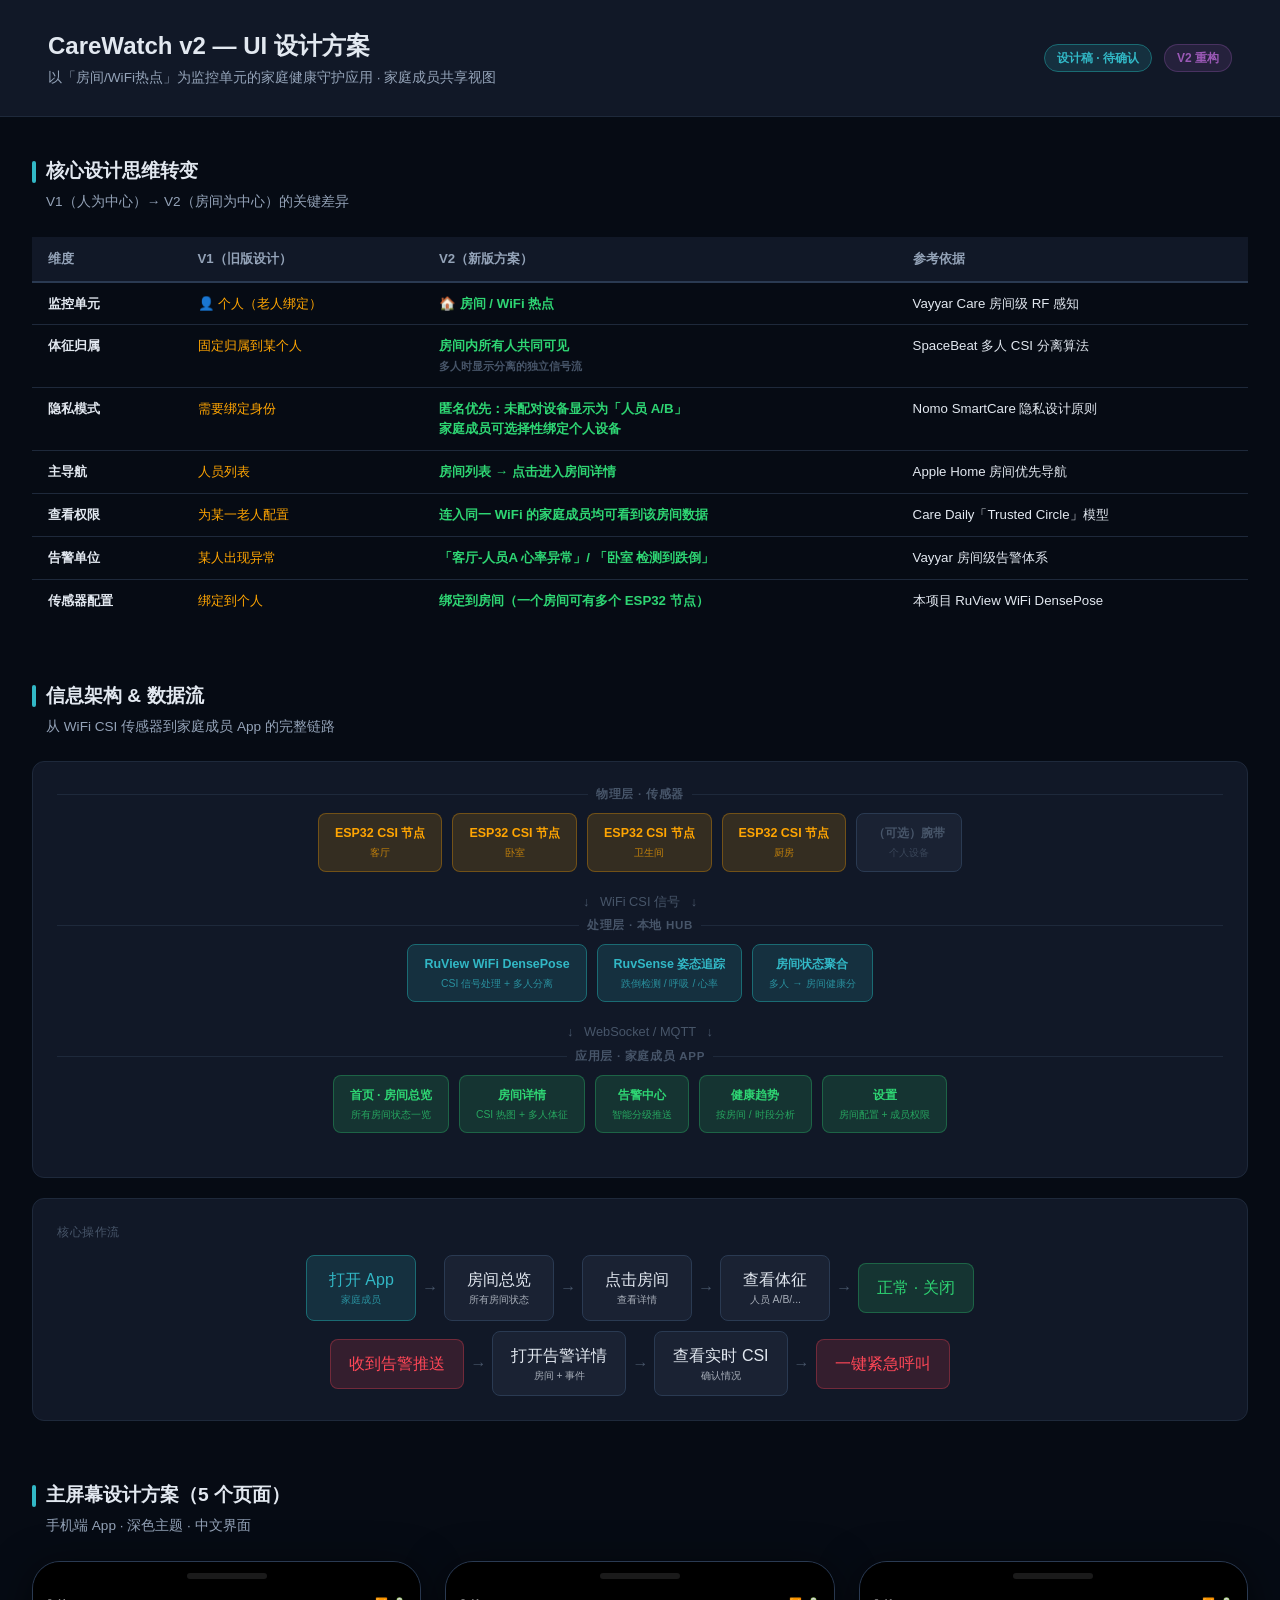
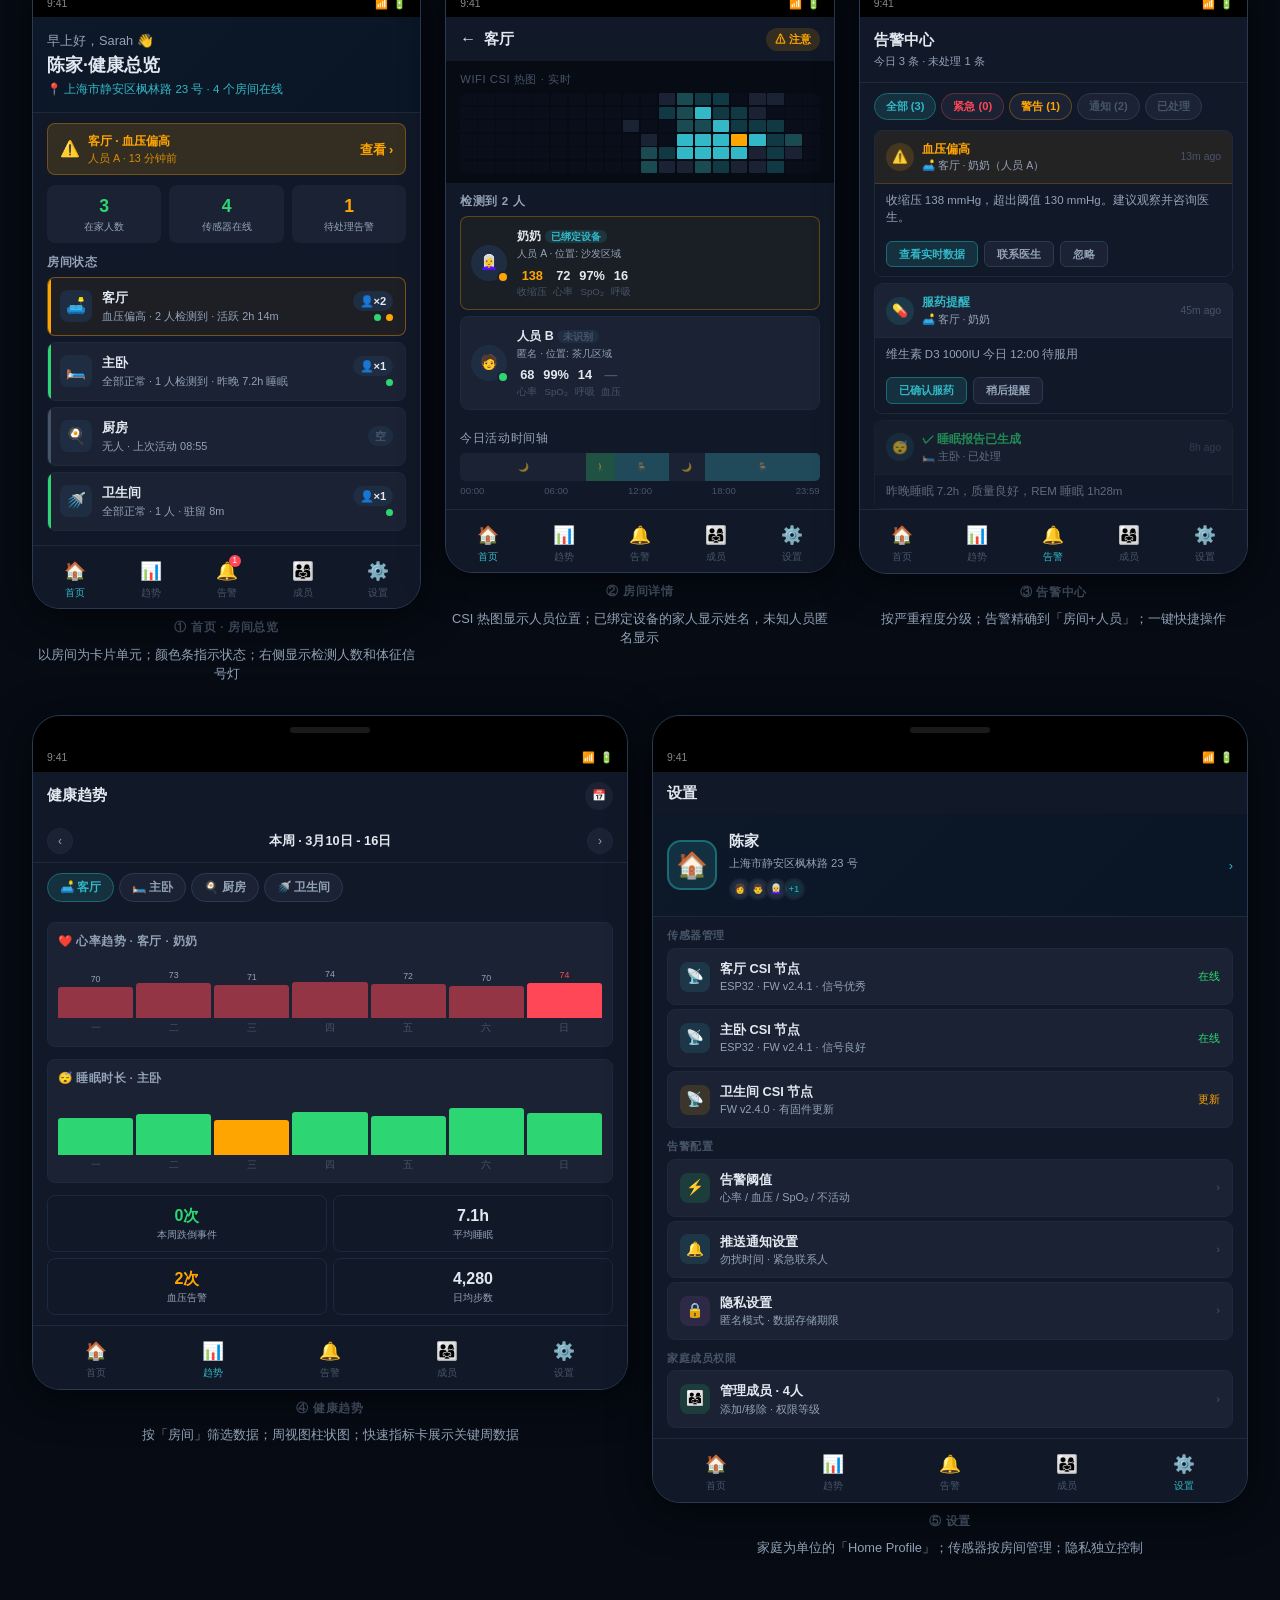
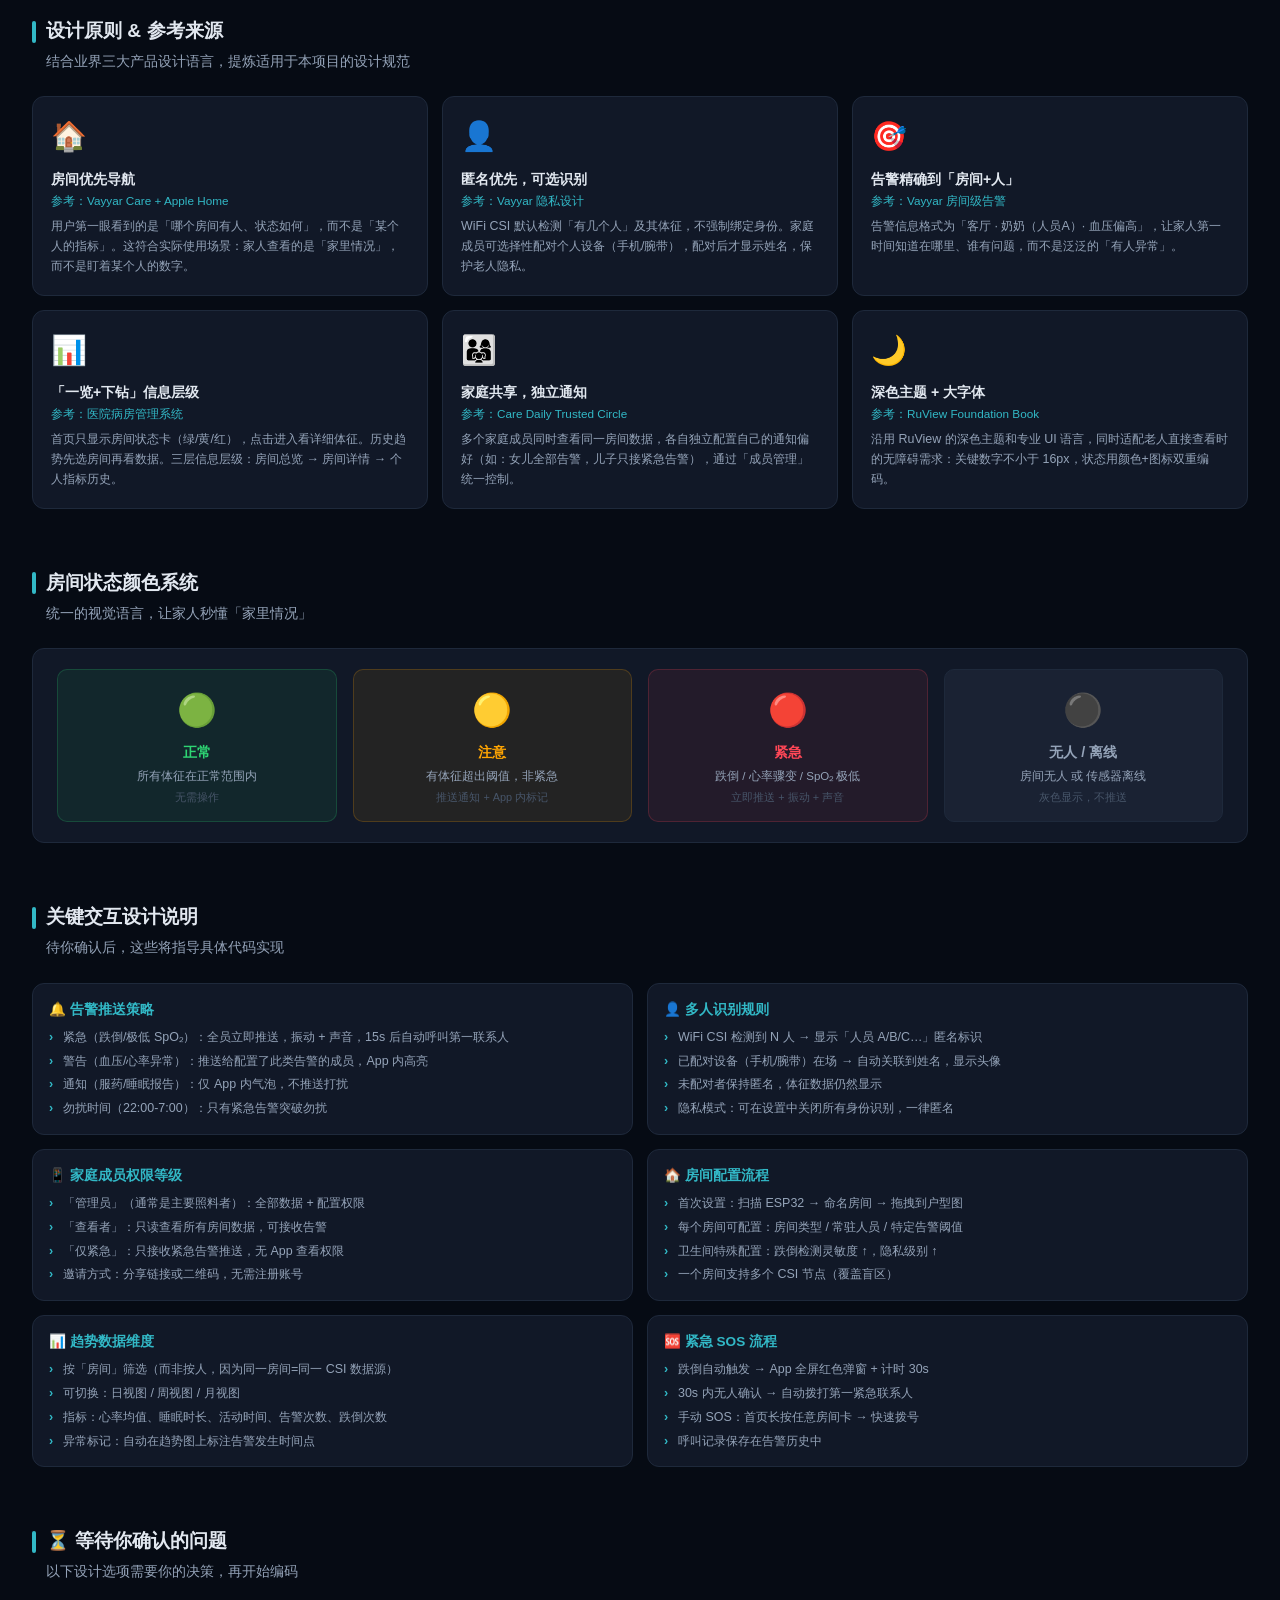
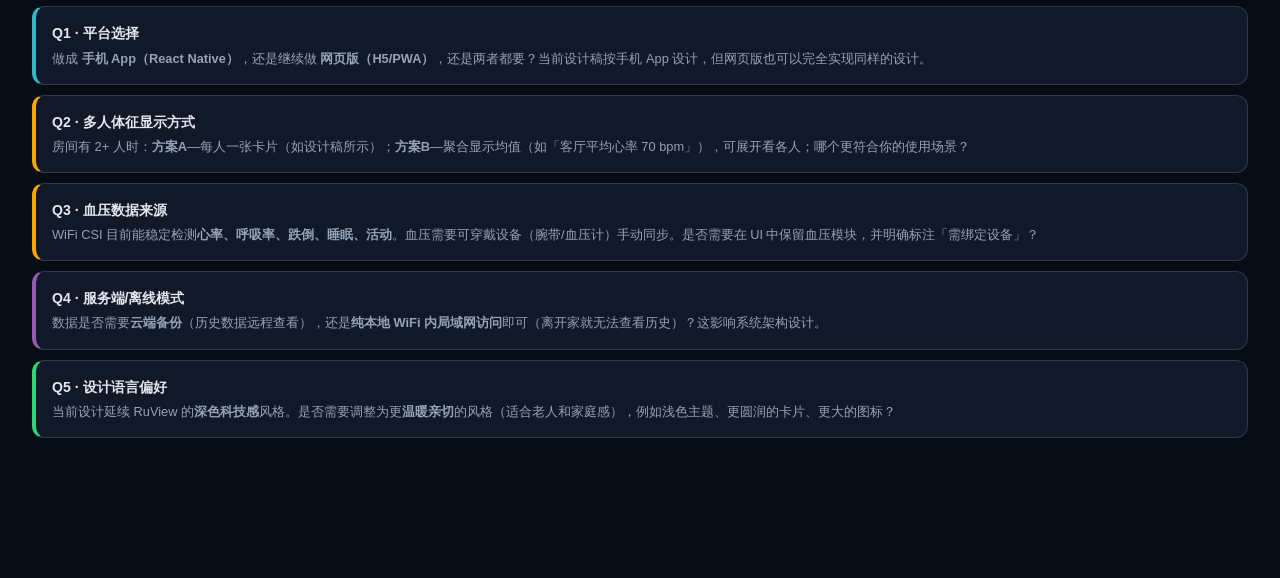
<file: ui/elderly-health/design-proposal.html>
<!DOCTYPE html>
<html lang="zh-CN">
<head>
<meta charset="UTF-8"/>
<meta name="viewport" content="width=device-width, initial-scale=1.0"/>
<title>CareWatch v2 — UI 设计方案</title>
<style>
/* ── RESET ── */
*,*::before,*::after{box-sizing:border-box;margin:0;padding:0}
:root{
  --bg:#0A0E1A; --surface:#111827; --surface2:#1A2233; --surface3:#1F2D42;
  --border:#1E293B; --border2:#2A3A52;
  --accent:#32B8C6; --accent2:#1A6B73; --accent-glow:rgba(50,184,198,.15);
  --ok:#2ED573; --ok2:rgba(46,213,115,.15);
  --warn:#FFA502; --warn2:rgba(255,165,2,.15);
  --danger:#FF4757; --danger2:rgba(255,71,87,.15);
  --purple:#9B59B6; --blue:#3B82F6;
  --t1:#E2E8F0; --t2:#94A3B8; --t3:#475569;
  --r:12px; --r2:8px; --r3:20px;
}
body{background:#060B14;color:var(--t1);font-family:-apple-system,BlinkMacSystemFont,'PingFang SC','Helvetica Neue',sans-serif;line-height:1.5}
a{color:var(--accent);text-decoration:none}

/* ── DOC LAYOUT ── */
.doc-header{background:var(--surface);border-bottom:1px solid var(--border);padding:28px 48px;display:flex;align-items:center;justify-content:space-between;gap:20px}
.doc-title{display:flex;flex-direction:column;gap:4px}
.doc-title h1{font-size:1.5rem;font-weight:800;color:var(--t1)}
.doc-title p{font-size:.85rem;color:var(--t2)}
.doc-meta{display:flex;gap:12px;align-items:center}
.doc-tag{background:var(--accent-glow);color:var(--accent);border:1px solid var(--accent2);padding:4px 12px;border-radius:var(--r3);font-size:.75rem;font-weight:700}
.doc-tag.v2{background:rgba(155,89,182,.15);color:var(--purple);border-color:rgba(155,89,182,.3)}

.doc-body{max-width:1280px;margin:0 auto;padding:40px 32px 80px}

/* Section headers */
.section{margin-bottom:60px}
.section-title{font-size:1.2rem;font-weight:800;color:var(--t1);margin-bottom:6px;display:flex;align-items:center;gap:10px}
.section-title::before{content:'';display:block;width:4px;height:22px;background:var(--accent);border-radius:2px}
.section-sub{font-size:.85rem;color:var(--t2);margin-bottom:24px;padding-left:14px}

/* ── COMPARISON TABLE ── */
.compare-table{width:100%;border-collapse:collapse;margin-bottom:20px;font-size:.83rem}
.compare-table th{background:var(--surface);color:var(--t2);font-weight:700;padding:12px 16px;text-align:left;border-bottom:2px solid var(--border2)}
.compare-table td{padding:11px 16px;border-bottom:1px solid var(--border);vertical-align:top}
.compare-table tr:last-child td{border-bottom:none}
.compare-table .old{color:var(--warn)}
.compare-table .new{color:var(--ok);font-weight:600}
.compare-table .tag{display:inline-block;padding:2px 8px;border-radius:4px;font-size:.72rem;font-weight:700}
.tag-old{background:var(--warn2);color:var(--warn)}
.tag-new{background:var(--ok2);color:var(--ok)}

/* ── SCREEN GRID ── */
.screens-row{display:grid;grid-template-columns:repeat(3,1fr);gap:24px;margin-bottom:32px}
.screens-row-2{display:grid;grid-template-columns:repeat(2,1fr);gap:24px;margin-bottom:32px}
.screen-full{margin-bottom:32px}

/* Phone frame */
.phone{background:var(--surface);border:1.5px solid var(--border2);border-radius:28px;overflow:hidden;position:relative;box-shadow:0 8px 40px rgba(0,0,0,.6)}
.phone .notch{height:28px;background:#000;display:flex;align-items:center;justify-content:center}
.phone .notch::after{content:'';width:80px;height:6px;background:#1A1A1A;border-radius:3px}
.phone-body{padding:0;overflow:hidden}
.phone-label{font-size:.72rem;font-weight:800;color:var(--t3);text-transform:uppercase;letter-spacing:.06em;margin-top:10px;text-align:center}
.screen-caption{font-size:.8rem;color:var(--t2);margin-top:8px;text-align:center;padding:0 4px}

/* ── SCREEN CONTENTS ── */

/* Status bar */
.sb{display:flex;align-items:center;justify-content:space-between;padding:6px 14px;background:#000;font-size:.65rem;color:#888}
.sb-right{display:flex;gap:5px;align-items:center}

/* Common UI */
.topbar{display:flex;align-items:center;gap:8px;padding:10px 14px;background:var(--surface)}
.topbar-title{font-size:.95rem;font-weight:700;flex:1}
.topbar-icon{width:28px;height:28px;border-radius:50%;background:var(--surface2);display:flex;align-items:center;justify-content:center;font-size:.7rem}
.pill{display:inline-flex;align-items:center;gap:4px;padding:3px 9px;border-radius:var(--r3);font-size:.7rem;font-weight:700}
.pill-ok{background:var(--ok2);color:var(--ok)}
.pill-warn{background:var(--warn2);color:var(--warn)}
.pill-danger{background:var(--danger2);color:var(--danger)}
.pill-accent{background:var(--accent-glow);color:var(--accent);border:1px solid var(--accent2)}

/* ── SCREEN 1: HOME HUB ── */
.s1-hero{background:linear-gradient(135deg,#0D1829 0%,#0A1525 100%);padding:14px;border-bottom:1px solid var(--border)}
.s1-greeting{font-size:.8rem;color:var(--t2);margin-bottom:2px}
.s1-name{font-size:1.1rem;font-weight:800;color:var(--t1)}
.s1-home-id{font-size:.72rem;color:var(--accent);margin-top:2px}
.s1-alert-banner{background:var(--warn2);border:1px solid rgba(255,165,2,.3);border-radius:var(--r2);padding:8px 12px;margin:10px 14px 0;display:flex;align-items:center;gap:8px;font-size:.75rem;color:var(--warn)}
.s1-alert-banner .icon{font-size:1rem}
.s1-stats-row{display:flex;gap:8px;padding:10px 14px}
.s1-stat{flex:1;background:var(--surface2);border-radius:var(--r2);padding:8px;text-align:center}
.s1-stat .val{font-size:1.1rem;font-weight:800;color:var(--t1)}
.s1-stat .lbl{font-size:.62rem;color:var(--t2)}
.s1-rooms-title{font-size:.75rem;font-weight:700;color:var(--t2);padding:0 14px 6px;text-transform:uppercase;letter-spacing:.05em}
.s1-room-list{display:flex;flex-direction:column;gap:6px;padding:0 14px 14px}
.s1-room-card{background:var(--surface2);border:1px solid var(--border);border-radius:var(--r2);padding:10px 12px;display:flex;align-items:center;gap:10px;position:relative;overflow:hidden}
.s1-room-card.alert{border-color:rgba(255,165,2,.4);background:rgba(255,165,2,.05)}
.s1-room-card.ok{}
.s1-room-status-bar{position:absolute;left:0;top:0;bottom:0;width:3px}
.s1-room-status-bar.ok{background:var(--ok)}
.s1-room-status-bar.warn{background:var(--warn)}
.s1-room-status-bar.empty{background:var(--t3)}
.s1-room-icon{width:32px;height:32px;border-radius:8px;background:var(--surface3);display:flex;align-items:center;justify-content:center;font-size:1rem;flex-shrink:0}
.s1-room-info{flex:1}
.s1-room-name{font-size:.82rem;font-weight:700;color:var(--t1)}
.s1-room-meta{font-size:.68rem;color:var(--t2);margin-top:1px}
.s1-room-right{display:flex;flex-direction:column;align-items:flex-end;gap:3px}
.s1-person-count{font-size:.7rem;font-weight:700;color:var(--t1);background:var(--surface3);padding:2px 7px;border-radius:10px}
.s1-room-vitals{display:flex;gap:5px}
.s1-vital-dot{width:7px;height:7px;border-radius:50%}

/* Bottom nav */
.bottom-nav{display:flex;background:var(--surface);border-top:1px solid var(--border);padding:8px 4px 4px}
.bn-item{flex:1;display:flex;flex-direction:column;align-items:center;gap:2px;font-size:.6rem;color:var(--t3);cursor:pointer;padding:4px}
.bn-item.active{color:var(--accent)}
.bn-icon{font-size:1.1rem}

/* ── SCREEN 2: ROOM DETAIL ── */
.s2-room-header{background:linear-gradient(135deg,#0D1829,#091220);padding:14px;display:flex;align-items:center;gap:12px}
.s2-room-icon{width:40px;height:40px;border-radius:10px;background:var(--accent-glow);border:1px solid var(--accent2);display:flex;align-items:center;justify-content:center;font-size:1.3rem}
.s2-room-name{font-size:1rem;font-weight:800}
.s2-room-sub{font-size:.7rem;color:var(--t2)}
.s2-csi-wrap{padding:10px 14px;background:#060B14}
.s2-csi-label{font-size:.7rem;color:var(--t3);margin-bottom:5px;text-transform:uppercase;letter-spacing:.05em}
.s2-csi-grid{display:grid;grid-template-columns:repeat(20,1fr);gap:1.5px;height:80px;border-radius:8px;overflow:hidden}
.csi-pixel{border-radius:1px}
.s2-personas{padding:10px 14px;display:flex;flex-direction:column;gap:6px}
.s2-personas-title{font-size:.72rem;font-weight:700;color:var(--t2);text-transform:uppercase;letter-spacing:.05em}
.persona-card{background:var(--surface2);border:1px solid var(--border);border-radius:var(--r2);padding:10px;display:flex;align-items:center;gap:10px}
.persona-avatar{width:36px;height:36px;border-radius:50%;background:var(--surface3);display:flex;align-items:center;justify-content:center;font-size:.9rem;flex-shrink:0;position:relative}
.persona-badge{position:absolute;bottom:-2px;right:-2px;width:12px;height:12px;border-radius:50%;border:2px solid var(--surface2);background:var(--ok)}
.persona-info{flex:1}
.persona-name{font-size:.78rem;font-weight:700}
.persona-id{font-size:.65rem;color:var(--t2)}
.persona-vitals{display:flex;gap:6px}
.pv-item{text-align:center}
.pv-val{font-size:.8rem;font-weight:800;color:var(--t1)}
.pv-lbl{font-size:.6rem;color:var(--t3)}
.s2-room-timeline{padding:10px 14px}
.s2-timeline-title{font-size:.72rem;color:var(--t2);text-transform:uppercase;letter-spacing:.05em;margin-bottom:6px}
.s2-timeline-bar{height:28px;background:var(--surface2);border-radius:5px;overflow:hidden;display:flex}
.t-seg{height:100%;display:flex;align-items:center;justify-content:center;font-size:.55rem;color:rgba(255,255,255,.5)}

/* ── SCREEN 3: ALERT CENTER ── */
.s3-header{background:var(--surface);padding:12px 14px;border-bottom:1px solid var(--border)}
.s3-title{font-size:.95rem;font-weight:800}
.s3-sub{font-size:.7rem;color:var(--t2);margin-top:1px}
.s3-filter-row{display:flex;gap:5px;padding:10px 14px;overflow-x:auto}
.s3-filter-row::-webkit-scrollbar{display:none}
.s3-filter{padding:4px 11px;border-radius:var(--r3);font-size:.7rem;font-weight:700;white-space:nowrap;border:1px solid var(--border2);color:var(--t3);background:var(--surface2)}
.s3-filter.active{background:var(--accent-glow);color:var(--accent);border-color:var(--accent2)}
.s3-alert-list{padding:0 14px;display:flex;flex-direction:column;gap:6px}
.s3-alert{border-radius:var(--r2);overflow:hidden;border:1px solid var(--border)}
.s3-alert-header{display:flex;align-items:center;gap:8px;padding:9px 11px}
.s3-alert.critical .s3-alert-header{background:rgba(255,71,87,.08);border-bottom:1px solid rgba(255,71,87,.2)}
.s3-alert.warning  .s3-alert-header{background:rgba(255,165,2,.08);border-bottom:1px solid rgba(255,165,2,.2)}
.s3-alert.normal   .s3-alert-header{background:var(--surface2);border-bottom:1px solid var(--border)}
.s3-alert-icon{width:28px;height:28px;border-radius:50%;display:flex;align-items:center;justify-content:center;font-size:.8rem;flex-shrink:0}
.s3-alert.critical .s3-alert-icon{background:var(--danger2);color:var(--danger)}
.s3-alert.warning  .s3-alert-icon{background:var(--warn2);color:var(--warn)}
.s3-alert.normal   .s3-alert-icon{background:var(--accent-glow);color:var(--accent)}
.s3-alert-meta{flex:1}
.s3-alert-title{font-size:.78rem;font-weight:700}
.s3-alert.critical .s3-alert-title{color:var(--danger)}
.s3-alert.warning  .s3-alert-title{color:var(--warn)}
.s3-alert-room{font-size:.66rem;color:var(--t2)}
.s3-alert-time{font-size:.65rem;color:var(--t3)}
.s3-alert-body{padding:8px 11px;font-size:.72rem;color:var(--t2);background:var(--surface)}
.s3-alert-actions{display:flex;gap:6px;padding:6px 11px 9px;background:var(--surface)}
.s3-btn{padding:4px 12px;border-radius:6px;font-size:.7rem;font-weight:700;border:1px solid var(--border2);color:var(--t2);background:var(--surface2);cursor:pointer}
.s3-btn.primary{background:var(--accent-glow);color:var(--accent);border-color:var(--accent2)}

/* ── SCREEN 4: TRENDS ── */
.s4-week-nav{display:flex;align-items:center;justify-content:space-between;padding:8px 14px;border-bottom:1px solid var(--border)}
.s4-week-label{font-size:.8rem;font-weight:700}
.s4-nav-btn{width:26px;height:26px;border-radius:50%;background:var(--surface2);border:1px solid var(--border);color:var(--t2);display:flex;align-items:center;justify-content:center;font-size:.75rem}
.s4-room-picker{display:flex;gap:5px;padding:10px 14px;overflow-x:auto}
.s4-room-picker::-webkit-scrollbar{display:none}
.s4-room-chip{padding:5px 12px;border-radius:var(--r3);font-size:.72rem;font-weight:700;border:1px solid var(--border2);color:var(--t2);background:var(--surface2);white-space:nowrap}
.s4-room-chip.active{background:var(--accent-glow);color:var(--accent);border-color:var(--accent2)}
.s4-chart-area{padding:10px 14px;display:flex;flex-direction:column;gap:12px}
.s4-chart-card{background:var(--surface2);border:1px solid var(--border);border-radius:var(--r2);padding:10px}
.s4-chart-title{font-size:.72rem;font-weight:700;color:var(--t2);margin-bottom:8px;text-transform:uppercase;letter-spacing:.04em}
.s4-bar-row{display:flex;align-items:flex-end;gap:3px;height:60px}
.s4-bar{flex:1;border-radius:2px 2px 0 0;min-height:4px;position:relative}
.s4-bar .s4-bar-val{position:absolute;top:-14px;left:50%;transform:translateX(-50%);font-size:.55rem;color:var(--t2);white-space:nowrap}
.s4-day-labels{display:flex;gap:3px;margin-top:3px}
.s4-day-labels span{flex:1;text-align:center;font-size:.6rem;color:var(--t3)}
.s4-metric-grid{display:grid;grid-template-columns:1fr 1fr;gap:6px}
.s4-metric{background:var(--surface);border:1px solid var(--border);border-radius:var(--r2);padding:8px;text-align:center}
.s4-metric-val{font-size:1rem;font-weight:800;color:var(--t1)}
.s4-metric-lbl{font-size:.62rem;color:var(--t2)}

/* ── SCREEN 5: SETTINGS ── */
.s5-profile-card{background:linear-gradient(135deg,#0D1829,#0A1525);border-bottom:1px solid var(--border);padding:16px 14px;display:flex;align-items:center;gap:12px}
.s5-home-icon{width:50px;height:50px;border-radius:14px;background:var(--accent-glow);border:2px solid var(--accent2);display:flex;align-items:center;justify-content:center;font-size:1.6rem}
.s5-home-info{flex:1}
.s5-home-name{font-size:.95rem;font-weight:800}
.s5-home-addr{font-size:.7rem;color:var(--t2);margin-top:2px}
.s5-member-pills{display:flex;gap:-4px;margin-top:4px}
.s5-member-pill{width:22px;height:22px;border-radius:50%;background:var(--surface3);border:2px solid var(--surface2);font-size:.6rem;display:flex;align-items:center;justify-content:center;margin-left:-4px}
.s5-member-pill:first-child{margin-left:0}
.s5-section-label{font-size:.7rem;font-weight:700;color:var(--t3);text-transform:uppercase;letter-spacing:.05em;padding:10px 14px 4px}
.s5-item-list{padding:0 14px;display:flex;flex-direction:column;gap:4px}
.s5-item{background:var(--surface2);border:1px solid var(--border);border-radius:var(--r2);padding:10px 12px;display:flex;align-items:center;gap:10px}
.s5-item-icon{width:30px;height:30px;border-radius:8px;display:flex;align-items:center;justify-content:center;font-size:.9rem;flex-shrink:0}
.s5-item-icon.accent{background:var(--accent-glow)}
.s5-item-icon.ok{background:var(--ok2)}
.s5-item-icon.warn{background:var(--warn2)}
.s5-item-icon.purple{background:rgba(155,89,182,.15)}
.s5-item-info{flex:1}
.s5-item-label{font-size:.8rem;font-weight:600;color:var(--t1)}
.s5-item-sub{font-size:.68rem;color:var(--t2)}
.s5-item-right{font-size:.7rem;color:var(--t3)}

/* ── ARCHITECTURE DIAGRAM ── */
.arch-diagram{background:var(--surface);border:1px solid var(--border);border-radius:var(--r);padding:24px;margin-bottom:20px}
.arch-layer{margin-bottom:20px}
.arch-layer-label{font-size:.72rem;font-weight:700;color:var(--t3);text-transform:uppercase;letter-spacing:.06em;margin-bottom:10px;display:flex;align-items:center;gap:8px}
.arch-layer-label::before{content:'';flex:1;height:1px;background:var(--border)}
.arch-layer-label::after{content:'';flex:1;height:1px;background:var(--border)}
.arch-nodes{display:flex;gap:10px;flex-wrap:wrap;justify-content:center}
.arch-node{background:var(--surface2);border:1px solid var(--border2);border-radius:var(--r2);padding:10px 16px;text-align:center;font-size:.78rem;font-weight:600;color:var(--t1);position:relative}
.arch-node.accent{border-color:var(--accent2);background:var(--accent-glow);color:var(--accent)}
.arch-node.ok{border-color:rgba(46,213,115,.3);background:var(--ok2);color:var(--ok)}
.arch-node.warn{border-color:rgba(255,165,2,.3);background:var(--warn2);color:var(--warn)}
.arch-node.purple{border-color:rgba(155,89,182,.3);background:rgba(155,89,182,.15);color:var(--purple)}
.arch-node small{display:block;font-size:.65rem;opacity:.7;font-weight:400;margin-top:2px}
.arch-arrows{display:flex;justify-content:center;gap:5px;margin:6px 0;color:var(--t3);font-size:.8rem}

/* ── DESIGN PRINCIPLES ── */
.principles-grid{display:grid;grid-template-columns:repeat(3,1fr);gap:14px}
.principle-card{background:var(--surface);border:1px solid var(--border);border-radius:var(--r);padding:18px}
.principle-icon{font-size:1.8rem;margin-bottom:10px}
.principle-title{font-size:.88rem;font-weight:700;color:var(--t1);margin-bottom:6px}
.principle-desc{font-size:.78rem;color:var(--t2);line-height:1.6}

/* ── FLOW DIAGRAM ── */
.flow-wrap{background:var(--surface);border:1px solid var(--border);border-radius:var(--r);padding:24px;overflow-x:auto}
.flow{display:flex;align-items:center;gap:0;flex-wrap:nowrap;justify-content:center}
.flow-node{background:var(--surface2);border:1px solid var(--border2);border-radius:var(--r2);padding:12px 18px;text-align:center;flex-shrink:0;min-width:110px}
.flow-node.accent{background:var(--accent-glow);border-color:var(--accent2);color:var(--accent)}
.flow-node.ok{background:var(--ok2);border-color:rgba(46,213,115,.3);color:var(--ok)}
.flow-node.danger{background:var(--danger2);border-color:rgba(255,71,87,.3);color:var(--danger)}
.flow-node small{display:block;font-size:.65rem;opacity:.7}
.flow-arrow{color:var(--t3);padding:0 6px;font-size:1rem;flex-shrink:0}

/* ── COLOR SYSTEM ── */
.color-system{display:flex;gap:12px;flex-wrap:wrap;margin-bottom:20px}
.color-swatch{display:flex;flex-direction:column;gap:6px;align-items:center}
.color-block{width:60px;height:60px;border-radius:10px;border:1px solid rgba(255,255,255,.1)}
.color-label{font-size:.68rem;color:var(--t2);text-align:center}

/* ── INTERACTION NOTES ── */
.interaction-grid{display:grid;grid-template-columns:1fr 1fr;gap:14px;margin-bottom:20px}
.interaction-card{background:var(--surface);border:1px solid var(--border);border-radius:var(--r);padding:16px}
.ic-title{font-size:.85rem;font-weight:700;color:var(--accent);margin-bottom:8px;display:flex;align-items:center;gap:6px}
.ic-list{list-style:none;display:flex;flex-direction:column;gap:5px}
.ic-list li{font-size:.78rem;color:var(--t2);padding-left:14px;position:relative}
.ic-list li::before{content:'›';position:absolute;left:0;color:var(--accent);font-weight:700}

/* Responsive */
@media(max-width:900px){
  .screens-row{grid-template-columns:repeat(2,1fr)}
  .principles-grid{grid-template-columns:1fr 1fr}
  .interaction-grid{grid-template-columns:1fr}
}
@media(max-width:600px){
  .doc-header{flex-direction:column;align-items:flex-start;padding:20px}
  .screens-row{grid-template-columns:1fr}
  .screens-row-2{grid-template-columns:1fr}
  .principles-grid{grid-template-columns:1fr}
  .doc-body{padding:20px 16px 60px}
}
</style>
</head>
<body>

<!-- ══════════════════ HEADER ══════════════════ -->
<div class="doc-header">
  <div class="doc-title">
    <h1>CareWatch v2 — UI 设计方案</h1>
    <p>以「房间/WiFi热点」为监控单元的家庭健康守护应用 · 家庭成员共享视图</p>
  </div>
  <div class="doc-meta">
    <span class="doc-tag">设计稿 · 待确认</span>
    <span class="doc-tag v2">V2 重构</span>
  </div>
</div>

<div class="doc-body">

<!-- ══════════════════ SECTION 0: 核心思维转变 ══════════════════ -->
<div class="section">
  <div class="section-title">核心设计思维转变</div>
  <div class="section-sub">V1（人为中心）→ V2（房间为中心）的关键差异</div>

  <table class="compare-table">
    <thead>
      <tr>
        <th>维度</th>
        <th>V1（旧版设计）</th>
        <th>V2（新版方案）</th>
        <th>参考依据</th>
      </tr>
    </thead>
    <tbody>
      <tr>
        <td><strong>监控单元</strong></td>
        <td class="old">👤 个人（老人绑定）</td>
        <td class="new">🏠 房间 / WiFi 热点</td>
        <td>Vayyar Care 房间级 RF 感知</td>
      </tr>
      <tr>
        <td><strong>体征归属</strong></td>
        <td class="old">固定归属到某个人</td>
        <td class="new">房间内所有人共同可见<br/><small style="color:var(--t3)">多人时显示分离的独立信号流</small></td>
        <td>SpaceBeat 多人 CSI 分离算法</td>
      </tr>
      <tr>
        <td><strong>隐私模式</strong></td>
        <td class="old">需要绑定身份</td>
        <td class="new">匿名优先：未配对设备显示为「人员 A/B」<br/>家庭成员可选择性绑定个人设备</td>
        <td>Nomo SmartCare 隐私设计原则</td>
      </tr>
      <tr>
        <td><strong>主导航</strong></td>
        <td class="old">人员列表</td>
        <td class="new">房间列表 → 点击进入房间详情</td>
        <td>Apple Home 房间优先导航</td>
      </tr>
      <tr>
        <td><strong>查看权限</strong></td>
        <td class="old">为某一老人配置</td>
        <td class="new">连入同一 WiFi 的家庭成员均可看到该房间数据</td>
        <td>Care Daily「Trusted Circle」模型</td>
      </tr>
      <tr>
        <td><strong>告警单位</strong></td>
        <td class="old">某人出现异常</td>
        <td class="new">「客厅-人员A 心率异常」/ 「卧室 检测到跌倒」</td>
        <td>Vayyar 房间级告警体系</td>
      </tr>
      <tr>
        <td><strong>传感器配置</strong></td>
        <td class="old">绑定到个人</td>
        <td class="new">绑定到房间（一个房间可有多个 ESP32 节点）</td>
        <td>本项目 RuView WiFi DensePose</td>
      </tr>
    </tbody>
  </table>
</div>

<!-- ══════════════════ SECTION 1: 系统架构 ══════════════════ -->
<div class="section">
  <div class="section-title">信息架构 &amp; 数据流</div>
  <div class="section-sub">从 WiFi CSI 传感器到家庭成员 App 的完整链路</div>

  <div class="arch-diagram">
    <div class="arch-layer">
      <div class="arch-layer-label">物理层 · 传感器</div>
      <div class="arch-nodes">
        <div class="arch-node warn">ESP32 CSI 节点<small>客厅</small></div>
        <div class="arch-node warn">ESP32 CSI 节点<small>卧室</small></div>
        <div class="arch-node warn">ESP32 CSI 节点<small>卫生间</small></div>
        <div class="arch-node warn">ESP32 CSI 节点<small>厨房</small></div>
        <div class="arch-node" style="color:var(--t3)">（可选）腕带<small>个人设备</small></div>
      </div>
    </div>
    <div class="arch-arrows">↓ &nbsp; WiFi CSI 信号 &nbsp; ↓</div>
    <div class="arch-layer">
      <div class="arch-layer-label">处理层 · 本地 Hub</div>
      <div class="arch-nodes">
        <div class="arch-node accent">RuView WiFi DensePose<small>CSI 信号处理 + 多人分离</small></div>
        <div class="arch-node accent">RuvSense 姿态追踪<small>跌倒检测 / 呼吸 / 心率</small></div>
        <div class="arch-node accent">房间状态聚合<small>多人 → 房间健康分</small></div>
      </div>
    </div>
    <div class="arch-arrows">↓ &nbsp; WebSocket / MQTT &nbsp; ↓</div>
    <div class="arch-layer">
      <div class="arch-layer-label">应用层 · 家庭成员 App</div>
      <div class="arch-nodes">
        <div class="arch-node ok">首页 · 房间总览<small>所有房间状态一览</small></div>
        <div class="arch-node ok">房间详情<small>CSI 热图 + 多人体征</small></div>
        <div class="arch-node ok">告警中心<small>智能分级推送</small></div>
        <div class="arch-node ok">健康趋势<small>按房间 / 时段分析</small></div>
        <div class="arch-node ok">设置<small>房间配置 + 成员权限</small></div>
      </div>
    </div>
  </div>

  <!-- 用户核心操作流 -->
  <div class="flow-wrap">
    <div style="font-size:.75rem;color:var(--t3);margin-bottom:14px;text-transform:uppercase;letter-spacing:.05em">核心操作流</div>
    <div class="flow">
      <div class="flow-node accent">打开 App<small>家庭成员</small></div>
      <div class="flow-arrow">→</div>
      <div class="flow-node">房间总览<small>所有房间状态</small></div>
      <div class="flow-arrow">→</div>
      <div class="flow-node">点击房间<small>查看详情</small></div>
      <div class="flow-arrow">→</div>
      <div class="flow-node">查看体征<small>人员 A/B/...</small></div>
      <div class="flow-arrow">→</div>
      <div class="flow-node ok">正常 · 关闭</div>
    </div>
    <div style="height:10px"></div>
    <div class="flow">
      <div class="flow-node danger">收到告警推送</div>
      <div class="flow-arrow">→</div>
      <div class="flow-node">打开告警详情<small>房间 + 事件</small></div>
      <div class="flow-arrow">→</div>
      <div class="flow-node">查看实时 CSI<small>确认情况</small></div>
      <div class="flow-arrow">→</div>
      <div class="flow-node danger">一键紧急呼叫</div>
    </div>
  </div>
</div>

<!-- ══════════════════ SECTION 2: 5 个主屏幕 ══════════════════ -->
<div class="section">
  <div class="section-title">主屏幕设计方案（5 个页面）</div>
  <div class="section-sub">手机端 App · 深色主题 · 中文界面</div>

  <!-- 屏幕 1+2+3 -->
  <div class="screens-row">

    <!-- ── 屏幕 1: 首页·房间总览 ── -->
    <div>
      <div class="phone">
        <div class="notch"></div>
        <div class="phone-body">
          <div class="sb">
            <span>9:41</span>
            <div class="sb-right"><span>📶</span><span>🔋</span></div>
          </div>

          <!-- Hero -->
          <div class="s1-hero">
            <div class="s1-greeting">早上好，Sarah 👋</div>
            <div class="s1-name">陈家·健康总览</div>
            <div class="s1-home-id">📍 上海市静安区枫林路 23 号 · 4 个房间在线</div>
          </div>

          <!-- Alert banner -->
          <div class="s1-alert-banner">
            <span class="icon">⚠️</span>
            <div>
              <div style="font-weight:700">客厅 · 血压偏高</div>
              <div style="font-size:.68rem;opacity:.8">人员 A · 13 分钟前</div>
            </div>
            <span style="margin-left:auto;font-weight:700;font-size:.8rem">查看 ›</span>
          </div>

          <!-- Stats row -->
          <div class="s1-stats-row">
            <div class="s1-stat">
              <div class="val" style="color:var(--ok)">3</div>
              <div class="lbl">在家人数</div>
            </div>
            <div class="s1-stat">
              <div class="val" style="color:var(--ok)">4</div>
              <div class="lbl">传感器在线</div>
            </div>
            <div class="s1-stat">
              <div class="val" style="color:var(--warn)">1</div>
              <div class="lbl">待处理告警</div>
            </div>
          </div>

          <!-- Room cards -->
          <div class="s1-rooms-title">房间状态</div>
          <div class="s1-room-list">

            <div class="s1-room-card alert">
              <div class="s1-room-status-bar warn"></div>
              <div class="s1-room-icon">🛋️</div>
              <div class="s1-room-info">
                <div class="s1-room-name">客厅</div>
                <div class="s1-room-meta">血压偏高 · 2 人检测到 · 活跃 2h 14m</div>
              </div>
              <div class="s1-room-right">
                <div class="s1-person-count">👤×2</div>
                <div class="s1-room-vitals">
                  <div class="s1-vital-dot" style="background:var(--ok)"></div>
                  <div class="s1-vital-dot" style="background:var(--warn)"></div>
                </div>
              </div>
            </div>

            <div class="s1-room-card ok">
              <div class="s1-room-status-bar ok"></div>
              <div class="s1-room-icon">🛏️</div>
              <div class="s1-room-info">
                <div class="s1-room-name">主卧</div>
                <div class="s1-room-meta">全部正常 · 1 人检测到 · 昨晚 7.2h 睡眠</div>
              </div>
              <div class="s1-room-right">
                <div class="s1-person-count">👤×1</div>
                <div class="s1-room-vitals">
                  <div class="s1-vital-dot" style="background:var(--ok)"></div>
                </div>
              </div>
            </div>

            <div class="s1-room-card">
              <div class="s1-room-status-bar empty"></div>
              <div class="s1-room-icon">🍳</div>
              <div class="s1-room-info">
                <div class="s1-room-name">厨房</div>
                <div class="s1-room-meta">无人 · 上次活动 08:55</div>
              </div>
              <div class="s1-room-right">
                <div class="s1-person-count" style="color:var(--t3)">空</div>
              </div>
            </div>

            <div class="s1-room-card ok">
              <div class="s1-room-status-bar ok"></div>
              <div class="s1-room-icon">🚿</div>
              <div class="s1-room-info">
                <div class="s1-room-name">卫生间</div>
                <div class="s1-room-meta">全部正常 · 1 人 · 驻留 8m</div>
              </div>
              <div class="s1-room-right">
                <div class="s1-person-count">👤×1</div>
                <div class="s1-room-vitals">
                  <div class="s1-vital-dot" style="background:var(--ok)"></div>
                </div>
              </div>
            </div>

          </div>

          <!-- Bottom Nav -->
          <div class="bottom-nav">
            <div class="bn-item active"><div class="bn-icon">🏠</div><div>首页</div></div>
            <div class="bn-item"><div class="bn-icon">📊</div><div>趋势</div></div>
            <div class="bn-item"><div class="bn-icon" style="position:relative">🔔<span style="position:absolute;top:-3px;right:-3px;background:var(--danger);color:#fff;border-radius:50%;width:12px;height:12px;font-size:.55rem;display:flex;align-items:center;justify-content:center">1</span></div><div>告警</div></div>
            <div class="bn-item"><div class="bn-icon">👨‍👩‍👧</div><div>成员</div></div>
            <div class="bn-item"><div class="bn-icon">⚙️</div><div>设置</div></div>
          </div>
        </div>
      </div>
      <div class="phone-label">① 首页 · 房间总览</div>
      <div class="screen-caption">以房间为卡片单元；颜色条指示状态；右侧显示检测人数和体征信号灯</div>
    </div>

    <!-- ── 屏幕 2: 房间详情 ── -->
    <div>
      <div class="phone">
        <div class="notch"></div>
        <div class="phone-body">
          <div class="sb"><span>9:41</span><div class="sb-right"><span>📶</span><span>🔋</span></div></div>

          <!-- Room header -->
          <div class="topbar">
            <span style="font-size:1rem;cursor:pointer">←</span>
            <div class="topbar-title">客厅</div>
            <span class="pill pill-warn">⚠ 注意</span>
          </div>

          <!-- CSI heatmap -->
          <div class="s2-csi-wrap">
            <div class="s2-csi-label">WiFi CSI 热图 · 实时</div>
            <div class="s2-csi-grid" id="csi-demo"></div>
          </div>

          <!-- Personas -->
          <div class="s2-personas">
            <div class="s2-personas-title">检测到 2 人</div>

            <!-- Person A (linked) -->
            <div class="persona-card" style="border-color:rgba(255,165,2,.3);background:rgba(255,165,2,.04)">
              <div class="persona-avatar">
                👩‍🦳
                <div class="persona-badge" style="background:var(--warn)"></div>
              </div>
              <div class="persona-info">
                <div class="persona-name">奶奶 <span style="font-size:.62rem;color:var(--accent);background:var(--accent-glow);padding:1px 6px;border-radius:8px">已绑定设备</span></div>
                <div class="persona-id">人员 A · 位置: 沙发区域</div>
                <div class="persona-vitals" style="margin-top:4px">
                  <div class="pv-item"><div class="pv-val" style="color:var(--warn)">138</div><div class="pv-lbl">收缩压</div></div>
                  <div class="pv-item"><div class="pv-val">72</div><div class="pv-lbl">心率</div></div>
                  <div class="pv-item"><div class="pv-val">97%</div><div class="pv-lbl">SpO₂</div></div>
                  <div class="pv-item"><div class="pv-val">16</div><div class="pv-lbl">呼吸</div></div>
                </div>
              </div>
            </div>

            <!-- Person B (anonymous) -->
            <div class="persona-card">
              <div class="persona-avatar">
                🧑
                <div class="persona-badge"></div>
              </div>
              <div class="persona-info">
                <div class="persona-name">人员 B <span style="font-size:.62rem;color:var(--t3);background:var(--surface3);padding:1px 6px;border-radius:8px">未识别</span></div>
                <div class="persona-id">匿名 · 位置: 茶几区域</div>
                <div class="persona-vitals" style="margin-top:4px">
                  <div class="pv-item"><div class="pv-val">68</div><div class="pv-lbl">心率</div></div>
                  <div class="pv-item"><div class="pv-val">99%</div><div class="pv-lbl">SpO₂</div></div>
                  <div class="pv-item"><div class="pv-val">14</div><div class="pv-lbl">呼吸</div></div>
                  <div class="pv-item"><div class="pv-val" style="color:var(--t3)">—</div><div class="pv-lbl">血压</div></div>
                </div>
              </div>
            </div>
          </div>

          <!-- Today timeline -->
          <div class="s2-room-timeline">
            <div class="s2-timeline-title">今日活动时间轴</div>
            <div class="s2-timeline-bar">
              <div class="t-seg" style="width:35%;background:#1A2233">🌙</div>
              <div class="t-seg" style="width:8%;background:#2ED57344">🚶</div>
              <div class="t-seg" style="width:15%;background:#32B8C644">🪑</div>
              <div class="t-seg" style="width:10%;background:#1A2233">🌙</div>
              <div class="t-seg" style="width:32%;background:#32B8C644">🪑</div>
            </div>
            <div style="display:flex;justify-content:space-between;margin-top:3px;font-size:.6rem;color:var(--t3)">
              <span>00:00</span><span>06:00</span><span>12:00</span><span>18:00</span><span>23:59</span>
            </div>
          </div>

          <div class="bottom-nav">
            <div class="bn-item active"><div class="bn-icon">🏠</div><div>首页</div></div>
            <div class="bn-item"><div class="bn-icon">📊</div><div>趋势</div></div>
            <div class="bn-item"><div class="bn-icon">🔔</div><div>告警</div></div>
            <div class="bn-item"><div class="bn-icon">👨‍👩‍👧</div><div>成员</div></div>
            <div class="bn-item"><div class="bn-icon">⚙️</div><div>设置</div></div>
          </div>
        </div>
      </div>
      <div class="phone-label">② 房间详情</div>
      <div class="screen-caption">CSI 热图显示人员位置；已绑定设备的家人显示姓名，未知人员匿名显示</div>
    </div>

    <!-- ── 屏幕 3: 告警中心 ── -->
    <div>
      <div class="phone">
        <div class="notch"></div>
        <div class="phone-body">
          <div class="sb"><span>9:41</span><div class="sb-right"><span>📶</span><span>🔋</span></div></div>

          <div class="s3-header">
            <div class="s3-title">告警中心</div>
            <div class="s3-sub">今日 3 条 · 未处理 1 条</div>
          </div>

          <div class="s3-filter-row">
            <div class="s3-filter active">全部 (3)</div>
            <div class="s3-filter" style="border-color:rgba(255,71,87,.3);color:var(--danger)">紧急 (0)</div>
            <div class="s3-filter" style="border-color:rgba(255,165,2,.3);color:var(--warn)">警告 (1)</div>
            <div class="s3-filter">通知 (2)</div>
            <div class="s3-filter">已处理</div>
          </div>

          <div class="s3-alert-list">

            <!-- Warning -->
            <div class="s3-alert warning">
              <div class="s3-alert-header">
                <div class="s3-alert-icon">⚠️</div>
                <div class="s3-alert-meta">
                  <div class="s3-alert-title">血压偏高</div>
                  <div class="s3-alert-room">🛋️ 客厅 · 奶奶（人员 A）</div>
                </div>
                <div class="s3-alert-time">13m ago</div>
              </div>
              <div class="s3-alert-body">收缩压 138 mmHg，超出阈值 130 mmHg。建议观察并咨询医生。</div>
              <div class="s3-alert-actions">
                <div class="s3-btn primary">查看实时数据</div>
                <div class="s3-btn">联系医生</div>
                <div class="s3-btn">忽略</div>
              </div>
            </div>

            <!-- Info 1 -->
            <div class="s3-alert normal">
              <div class="s3-alert-header">
                <div class="s3-alert-icon">💊</div>
                <div class="s3-alert-meta">
                  <div class="s3-alert-title" style="color:var(--accent)">服药提醒</div>
                  <div class="s3-alert-room">🛋️ 客厅 · 奶奶</div>
                </div>
                <div class="s3-alert-time">45m ago</div>
              </div>
              <div class="s3-alert-body">维生素 D3 1000IU 今日 12:00 待服用</div>
              <div class="s3-alert-actions">
                <div class="s3-btn primary">已确认服药</div>
                <div class="s3-btn">稍后提醒</div>
              </div>
            </div>

            <!-- Info 2 / resolved -->
            <div class="s3-alert normal" style="opacity:.6">
              <div class="s3-alert-header">
                <div class="s3-alert-icon">😴</div>
                <div class="s3-alert-meta">
                  <div class="s3-alert-title" style="color:var(--ok)">✓ 睡眠报告已生成</div>
                  <div class="s3-alert-room">🛏️ 主卧 · 已处理</div>
                </div>
                <div class="s3-alert-time">8h ago</div>
              </div>
              <div class="s3-alert-body">昨晚睡眠 7.2h，质量良好，REM 睡眠 1h28m</div>
            </div>

          </div>

          <div class="bottom-nav">
            <div class="bn-item"><div class="bn-icon">🏠</div><div>首页</div></div>
            <div class="bn-item"><div class="bn-icon">📊</div><div>趋势</div></div>
            <div class="bn-item active"><div class="bn-icon">🔔</div><div>告警</div></div>
            <div class="bn-item"><div class="bn-icon">👨‍👩‍👧</div><div>成员</div></div>
            <div class="bn-item"><div class="bn-icon">⚙️</div><div>设置</div></div>
          </div>
        </div>
      </div>
      <div class="phone-label">③ 告警中心</div>
      <div class="screen-caption">按严重程度分级；告警精确到「房间+人员」；一键快捷操作</div>
    </div>
  </div>

  <!-- 屏幕 4+5 -->
  <div class="screens-row-2">

    <!-- ── 屏幕 4: 健康趋势 ── -->
    <div>
      <div class="phone">
        <div class="notch"></div>
        <div class="phone-body">
          <div class="sb"><span>9:41</span><div class="sb-right"><span>📶</span><span>🔋</span></div></div>
          <div class="topbar">
            <div class="topbar-title">健康趋势</div>
            <div class="topbar-icon">📅</div>
          </div>

          <!-- Week nav -->
          <div class="s4-week-nav">
            <div class="s4-nav-btn">‹</div>
            <div class="s4-week-label">本周 · 3月10日 - 16日</div>
            <div class="s4-nav-btn">›</div>
          </div>

          <!-- Room picker -->
          <div class="s4-room-picker">
            <div class="s4-room-chip active">🛋️ 客厅</div>
            <div class="s4-room-chip">🛏️ 主卧</div>
            <div class="s4-room-chip">🍳 厨房</div>
            <div class="s4-room-chip">🚿 卫生间</div>
          </div>

          <!-- Charts -->
          <div class="s4-chart-area">

            <!-- Heart rate trend -->
            <div class="s4-chart-card">
              <div class="s4-chart-title">❤️ 心率趋势 · 客厅 · 奶奶</div>
              <div class="s4-bar-row">
                <div class="s4-bar" style="height:52%;background:#FF475788;border-radius:3px 3px 0 0"><div class="s4-bar-val">70</div></div>
                <div class="s4-bar" style="height:58%;background:#FF475788;border-radius:3px 3px 0 0"><div class="s4-bar-val">73</div></div>
                <div class="s4-bar" style="height:55%;background:#FF475788;border-radius:3px 3px 0 0"><div class="s4-bar-val">71</div></div>
                <div class="s4-bar" style="height:60%;background:#FF475788;border-radius:3px 3px 0 0"><div class="s4-bar-val">74</div></div>
                <div class="s4-bar" style="height:57%;background:#FF475788;border-radius:3px 3px 0 0"><div class="s4-bar-val">72</div></div>
                <div class="s4-bar" style="height:54%;background:#FF475788;border-radius:3px 3px 0 0"><div class="s4-bar-val">70</div></div>
                <div class="s4-bar" style="height:59%;background:#FF4757;border-radius:3px 3px 0 0"><div class="s4-bar-val" style="color:var(--danger)">74</div></div>
              </div>
              <div class="s4-day-labels"><span>一</span><span>二</span><span>三</span><span>四</span><span>五</span><span>六</span><span>日</span></div>
            </div>

            <!-- Sleep trend -->
            <div class="s4-chart-card">
              <div class="s4-chart-title">😴 睡眠时长 · 主卧</div>
              <div class="s4-bar-row">
                <div class="s4-bar" style="height:62%;background:#2ED573;border-radius:3px 3px 0 0"></div>
                <div class="s4-bar" style="height:68%;background:#2ED573;border-radius:3px 3px 0 0"></div>
                <div class="s4-bar" style="height:58%;background:#FFA502;border-radius:3px 3px 0 0"></div>
                <div class="s4-bar" style="height:72%;background:#2ED573;border-radius:3px 3px 0 0"></div>
                <div class="s4-bar" style="height:65%;background:#2ED573;border-radius:3px 3px 0 0"></div>
                <div class="s4-bar" style="height:78%;background:#2ED573;border-radius:3px 3px 0 0"></div>
                <div class="s4-bar" style="height:70%;background:#2ED573;border-radius:3px 3px 0 0"></div>
              </div>
              <div class="s4-day-labels"><span>一</span><span>二</span><span>三</span><span>四</span><span>五</span><span>六</span><span>日</span></div>
            </div>

            <!-- Stats grid -->
            <div class="s4-metric-grid">
              <div class="s4-metric">
                <div class="s4-metric-val" style="color:var(--ok)">0次</div>
                <div class="s4-metric-lbl">本周跌倒事件</div>
              </div>
              <div class="s4-metric">
                <div class="s4-metric-val">7.1h</div>
                <div class="s4-metric-lbl">平均睡眠</div>
              </div>
              <div class="s4-metric">
                <div class="s4-metric-val" style="color:var(--warn)">2次</div>
                <div class="s4-metric-lbl">血压告警</div>
              </div>
              <div class="s4-metric">
                <div class="s4-metric-val">4,280</div>
                <div class="s4-metric-lbl">日均步数</div>
              </div>
            </div>

          </div>

          <div class="bottom-nav">
            <div class="bn-item"><div class="bn-icon">🏠</div><div>首页</div></div>
            <div class="bn-item active"><div class="bn-icon">📊</div><div>趋势</div></div>
            <div class="bn-item"><div class="bn-icon">🔔</div><div>告警</div></div>
            <div class="bn-item"><div class="bn-icon">👨‍👩‍👧</div><div>成员</div></div>
            <div class="bn-item"><div class="bn-icon">⚙️</div><div>设置</div></div>
          </div>
        </div>
      </div>
      <div class="phone-label">④ 健康趋势</div>
      <div class="screen-caption">按「房间」筛选数据；周视图柱状图；快速指标卡展示关键周数据</div>
    </div>

    <!-- ── 屏幕 5: 房间设置 ── -->
    <div>
      <div class="phone">
        <div class="notch"></div>
        <div class="phone-body">
          <div class="sb"><span>9:41</span><div class="sb-right"><span>📶</span><span>🔋</span></div></div>
          <div class="topbar">
            <div class="topbar-title">设置</div>
          </div>

          <!-- Home profile -->
          <div class="s5-profile-card">
            <div class="s5-home-icon">🏠</div>
            <div class="s5-home-info">
              <div class="s5-home-name">陈家</div>
              <div class="s5-home-addr">上海市静安区枫林路 23 号</div>
              <div class="s5-member-pills" style="margin-top:6px">
                <div class="s5-member-pill">👩</div>
                <div class="s5-member-pill">👨</div>
                <div class="s5-member-pill">👩‍🦳</div>
                <div class="s5-member-pill" style="background:var(--accent-glow);color:var(--accent);font-size:.6rem">+1</div>
              </div>
            </div>
            <span style="color:var(--accent);font-size:.8rem">›</span>
          </div>

          <!-- Section: 传感器管理 -->
          <div class="s5-section-label">传感器管理</div>
          <div class="s5-item-list">
            <div class="s5-item">
              <div class="s5-item-icon accent">📡</div>
              <div class="s5-item-info">
                <div class="s5-item-label">客厅 CSI 节点</div>
                <div class="s5-item-sub">ESP32 · FW v2.4.1 · 信号优秀</div>
              </div>
              <span class="s5-item-right" style="color:var(--ok)">在线</span>
            </div>
            <div class="s5-item">
              <div class="s5-item-icon accent">📡</div>
              <div class="s5-item-info">
                <div class="s5-item-label">主卧 CSI 节点</div>
                <div class="s5-item-sub">ESP32 · FW v2.4.1 · 信号良好</div>
              </div>
              <span class="s5-item-right" style="color:var(--ok)">在线</span>
            </div>
            <div class="s5-item">
              <div class="s5-item-icon warn">📡</div>
              <div class="s5-item-info">
                <div class="s5-item-label">卫生间 CSI 节点</div>
                <div class="s5-item-sub">FW v2.4.0 · 有固件更新</div>
              </div>
              <span class="s5-item-right" style="color:var(--warn)">更新</span>
            </div>
          </div>

          <!-- Section: 告警配置 -->
          <div class="s5-section-label">告警配置</div>
          <div class="s5-item-list">
            <div class="s5-item">
              <div class="s5-item-icon ok">⚡</div>
              <div class="s5-item-info">
                <div class="s5-item-label">告警阈值</div>
                <div class="s5-item-sub">心率 / 血压 / SpO₂ / 不活动</div>
              </div>
              <span class="s5-item-right">›</span>
            </div>
            <div class="s5-item">
              <div class="s5-item-icon accent">🔔</div>
              <div class="s5-item-info">
                <div class="s5-item-label">推送通知设置</div>
                <div class="s5-item-sub">勿扰时间 · 紧急联系人</div>
              </div>
              <span class="s5-item-right">›</span>
            </div>
            <div class="s5-item">
              <div class="s5-item-icon purple">🔒</div>
              <div class="s5-item-info">
                <div class="s5-item-label">隐私设置</div>
                <div class="s5-item-sub">匿名模式 · 数据存储期限</div>
              </div>
              <span class="s5-item-right">›</span>
            </div>
          </div>

          <!-- Section: 家庭成员 -->
          <div class="s5-section-label">家庭成员权限</div>
          <div class="s5-item-list" style="margin-bottom:10px">
            <div class="s5-item">
              <div class="s5-item-icon ok">👨‍👩‍👧</div>
              <div class="s5-item-info">
                <div class="s5-item-label">管理成员 · 4人</div>
                <div class="s5-item-sub">添加/移除 · 权限等级</div>
              </div>
              <span class="s5-item-right">›</span>
            </div>
          </div>

          <div class="bottom-nav">
            <div class="bn-item"><div class="bn-icon">🏠</div><div>首页</div></div>
            <div class="bn-item"><div class="bn-icon">📊</div><div>趋势</div></div>
            <div class="bn-item"><div class="bn-icon">🔔</div><div>告警</div></div>
            <div class="bn-item"><div class="bn-icon">👨‍👩‍👧</div><div>成员</div></div>
            <div class="bn-item active"><div class="bn-icon">⚙️</div><div>设置</div></div>
          </div>
        </div>
      </div>
      <div class="phone-label">⑤ 设置</div>
      <div class="screen-caption">家庭为单位的「Home Profile」；传感器按房间管理；隐私独立控制</div>
    </div>

  </div>
</div>

<!-- ══════════════════ SECTION 3: 设计原则 ══════════════════ -->
<div class="section">
  <div class="section-title">设计原则 &amp; 参考来源</div>
  <div class="section-sub">结合业界三大产品设计语言，提炼适用于本项目的设计规范</div>

  <div class="principles-grid">
    <div class="principle-card">
      <div class="principle-icon">🏠</div>
      <div class="principle-title">房间优先导航<br/><small style="color:var(--accent);font-weight:400">参考：Vayyar Care + Apple Home</small></div>
      <div class="principle-desc">用户第一眼看到的是「哪个房间有人、状态如何」，而不是「某个人的指标」。这符合实际使用场景：家人查看的是「家里情况」，而不是盯着某个人的数字。</div>
    </div>
    <div class="principle-card">
      <div class="principle-icon">👤</div>
      <div class="principle-title">匿名优先，可选识别<br/><small style="color:var(--accent);font-weight:400">参考：Vayyar 隐私设计</small></div>
      <div class="principle-desc">WiFi CSI 默认检测「有几个人」及其体征，不强制绑定身份。家庭成员可选择性配对个人设备（手机/腕带），配对后才显示姓名，保护老人隐私。</div>
    </div>
    <div class="principle-card">
      <div class="principle-icon">🎯</div>
      <div class="principle-title">告警精确到「房间+人」<br/><small style="color:var(--accent);font-weight:400">参考：Vayyar 房间级告警</small></div>
      <div class="principle-desc">告警信息格式为「客厅 · 奶奶（人员A）· 血压偏高」，让家人第一时间知道在哪里、谁有问题，而不是泛泛的「有人异常」。</div>
    </div>
    <div class="principle-card">
      <div class="principle-icon">📊</div>
      <div class="principle-title">「一览+下钻」信息层级<br/><small style="color:var(--accent);font-weight:400">参考：医院病房管理系统</small></div>
      <div class="principle-desc">首页只显示房间状态卡（绿/黄/红），点击进入看详细体征。历史趋势先选房间再看数据。三层信息层级：房间总览 → 房间详情 → 个人指标历史。</div>
    </div>
    <div class="principle-card">
      <div class="principle-icon">👨‍👩‍👧</div>
      <div class="principle-title">家庭共享，独立通知<br/><small style="color:var(--accent);font-weight:400">参考：Care Daily Trusted Circle</small></div>
      <div class="principle-desc">多个家庭成员同时查看同一房间数据，各自独立配置自己的通知偏好（如：女儿全部告警，儿子只接紧急告警），通过「成员管理」统一控制。</div>
    </div>
    <div class="principle-card">
      <div class="principle-icon">🌙</div>
      <div class="principle-title">深色主题 + 大字体<br/><small style="color:var(--accent);font-weight:400">参考：RuView Foundation Book</small></div>
      <div class="principle-desc">沿用 RuView 的深色主题和专业 UI 语言，同时适配老人直接查看时的无障碍需求：关键数字不小于 16px，状态用颜色+图标双重编码。</div>
    </div>
  </div>
</div>

<!-- ══════════════════ SECTION 4: 颜色 & 状态系统 ══════════════════ -->
<div class="section">
  <div class="section-title">房间状态颜色系统</div>
  <div class="section-sub">统一的视觉语言，让家人秒懂「家里情况」</div>

  <div class="arch-diagram" style="padding:20px 24px">
    <div style="display:grid;grid-template-columns:repeat(4,1fr);gap:16px">
      <div style="text-align:center;padding:16px;background:rgba(46,213,115,.08);border:1px solid rgba(46,213,115,.2);border-radius:10px">
        <div style="font-size:2rem;margin-bottom:8px">🟢</div>
        <div style="font-size:.9rem;font-weight:700;color:var(--ok)">正常</div>
        <div style="font-size:.72rem;color:var(--t2);margin-top:4px">所有体征在正常范围内</div>
        <div style="font-size:.68rem;color:var(--t3);margin-top:4px">无需操作</div>
      </div>
      <div style="text-align:center;padding:16px;background:rgba(255,165,2,.08);border:1px solid rgba(255,165,2,.2);border-radius:10px">
        <div style="font-size:2rem;margin-bottom:8px">🟡</div>
        <div style="font-size:.9rem;font-weight:700;color:var(--warn)">注意</div>
        <div style="font-size:.72rem;color:var(--t2);margin-top:4px">有体征超出阈值，非紧急</div>
        <div style="font-size:.68rem;color:var(--t3);margin-top:4px">推送通知 + App 内标记</div>
      </div>
      <div style="text-align:center;padding:16px;background:rgba(255,71,87,.08);border:1px solid rgba(255,71,87,.2);border-radius:10px">
        <div style="font-size:2rem;margin-bottom:8px">🔴</div>
        <div style="font-size:.9rem;font-weight:700;color:var(--danger)">紧急</div>
        <div style="font-size:.72rem;color:var(--t2);margin-top:4px">跌倒 / 心率骤变 / SpO₂ 极低</div>
        <div style="font-size:.68rem;color:var(--t3);margin-top:4px">立即推送 + 振动 + 声音</div>
      </div>
      <div style="text-align:center;padding:16px;background:var(--surface2);border:1px solid var(--border);border-radius:10px">
        <div style="font-size:2rem;margin-bottom:8px">⚫</div>
        <div style="font-size:.9rem;font-weight:700;color:var(--t2)">无人 / 离线</div>
        <div style="font-size:.72rem;color:var(--t2);margin-top:4px">房间无人 或 传感器离线</div>
        <div style="font-size:.68rem;color:var(--t3);margin-top:4px">灰色显示，不推送</div>
      </div>
    </div>
  </div>
</div>

<!-- ══════════════════ SECTION 5: 关键交互 ══════════════════ -->
<div class="section">
  <div class="section-title">关键交互设计说明</div>
  <div class="section-sub">待你确认后，这些将指导具体代码实现</div>

  <div class="interaction-grid">
    <div class="interaction-card">
      <div class="ic-title">🔔 告警推送策略</div>
      <ul class="ic-list">
        <li>紧急（跌倒/极低 SpO₂）：全员立即推送，振动 + 声音，15s 后自动呼叫第一联系人</li>
        <li>警告（血压/心率异常）：推送给配置了此类告警的成员，App 内高亮</li>
        <li>通知（服药/睡眠报告）：仅 App 内气泡，不推送打扰</li>
        <li>勿扰时间（22:00-7:00）：只有紧急告警突破勿扰</li>
      </ul>
    </div>
    <div class="interaction-card">
      <div class="ic-title">👤 多人识别规则</div>
      <ul class="ic-list">
        <li>WiFi CSI 检测到 N 人 → 显示「人员 A/B/C…」匿名标识</li>
        <li>已配对设备（手机/腕带）在场 → 自动关联到姓名，显示头像</li>
        <li>未配对者保持匿名，体征数据仍然显示</li>
        <li>隐私模式：可在设置中关闭所有身份识别，一律匿名</li>
      </ul>
    </div>
    <div class="interaction-card">
      <div class="ic-title">📱 家庭成员权限等级</div>
      <ul class="ic-list">
        <li>「管理员」（通常是主要照料者）：全部数据 + 配置权限</li>
        <li>「查看者」：只读查看所有房间数据，可接收告警</li>
        <li>「仅紧急」：只接收紧急告警推送，无 App 查看权限</li>
        <li>邀请方式：分享链接或二维码，无需注册账号</li>
      </ul>
    </div>
    <div class="interaction-card">
      <div class="ic-title">🏠 房间配置流程</div>
      <ul class="ic-list">
        <li>首次设置：扫描 ESP32 → 命名房间 → 拖拽到户型图</li>
        <li>每个房间可配置：房间类型 / 常驻人员 / 特定告警阈值</li>
        <li>卫生间特殊配置：跌倒检测灵敏度 ↑，隐私级别 ↑</li>
        <li>一个房间支持多个 CSI 节点（覆盖盲区）</li>
      </ul>
    </div>
    <div class="interaction-card">
      <div class="ic-title">📊 趋势数据维度</div>
      <ul class="ic-list">
        <li>按「房间」筛选（而非按人，因为同一房间=同一 CSI 数据源）</li>
        <li>可切换：日视图 / 周视图 / 月视图</li>
        <li>指标：心率均值、睡眠时长、活动时间、告警次数、跌倒次数</li>
        <li>异常标记：自动在趋势图上标注告警发生时间点</li>
      </ul>
    </div>
    <div class="interaction-card">
      <div class="ic-title">🆘 紧急 SOS 流程</div>
      <ul class="ic-list">
        <li>跌倒自动触发 → App 全屏红色弹窗 + 计时 30s</li>
        <li>30s 内无人确认 → 自动拨打第一紧急联系人</li>
        <li>手动 SOS：首页长按任意房间卡 → 快速拨号</li>
        <li>呼叫记录保存在告警历史中</li>
      </ul>
    </div>
  </div>
</div>

<!-- ══════════════════ SECTION 6: 待确认问题 ══════════════════ -->
<div class="section">
  <div class="section-title">⏳ 等待你确认的问题</div>
  <div class="section-sub">以下设计选项需要你的决策，再开始编码</div>

  <div style="display:flex;flex-direction:column;gap:10px">

    <div style="background:var(--surface);border:1px solid var(--border2);border-left:4px solid var(--accent);border-radius:var(--r);padding:16px">
      <div style="font-size:.88rem;font-weight:700;color:var(--t1);margin-bottom:4px">Q1 · 平台选择</div>
      <div style="font-size:.8rem;color:var(--t2)">做成 <strong>手机 App（React Native）</strong>，还是继续做 <strong>网页版（H5/PWA）</strong>，还是两者都要？当前设计稿按手机 App 设计，但网页版也可以完全实现同样的设计。</div>
    </div>

    <div style="background:var(--surface);border:1px solid var(--border2);border-left:4px solid var(--warn);border-radius:var(--r);padding:16px">
      <div style="font-size:.88rem;font-weight:700;color:var(--t1);margin-bottom:4px">Q2 · 多人体征显示方式</div>
      <div style="font-size:.8rem;color:var(--t2)">房间有 2+ 人时：<strong>方案A</strong>—每人一张卡片（如设计稿所示）；<strong>方案B</strong>—聚合显示均值（如「客厅平均心率 70 bpm」），可展开看各人；哪个更符合你的使用场景？</div>
    </div>

    <div style="background:var(--surface);border:1px solid var(--border2);border-left:4px solid var(--warn);border-radius:var(--r);padding:16px">
      <div style="font-size:.88rem;font-weight:700;color:var(--t1);margin-bottom:4px">Q3 · 血压数据来源</div>
      <div style="font-size:.8rem;color:var(--t2)">WiFi CSI 目前能稳定检测<strong>心率、呼吸率、跌倒、睡眠、活动</strong>。血压需要可穿戴设备（腕带/血压计）手动同步。是否需要在 UI 中保留血压模块，并明确标注「需绑定设备」？</div>
    </div>

    <div style="background:var(--surface);border:1px solid var(--border2);border-left:4px solid var(--purple);border-radius:var(--r);padding:16px">
      <div style="font-size:.88rem;font-weight:700;color:var(--t1);margin-bottom:4px">Q4 · 服务端/离线模式</div>
      <div style="font-size:.8rem;color:var(--t2)">数据是否需要<strong>云端备份</strong>（历史数据远程查看），还是<strong>纯本地 WiFi 内局域网访问</strong>即可（离开家就无法查看历史）？这影响系统架构设计。</div>
    </div>

    <div style="background:var(--surface);border:1px solid var(--border2);border-left:4px solid var(--ok);border-radius:var(--r);padding:16px">
      <div style="font-size:.88rem;font-weight:700;color:var(--t1);margin-bottom:4px">Q5 · 设计语言偏好</div>
      <div style="font-size:.8rem;color:var(--t2)">当前设计延续 RuView 的<strong>深色科技感</strong>风格。是否需要调整为更<strong>温暖亲切</strong>的风格（适合老人和家庭感），例如浅色主题、更圆润的卡片、更大的图标？</div>
    </div>

  </div>
</div>

</div><!-- /doc-body -->

<script>
// Build CSI heatmap in screen 2
const grid = document.getElementById('csi-demo');
if(grid){
  const colors = ['#0A0E1A','#1A2233','#1a4a52','#32B8C644','#32B8C6','#FFA502','#FF4757'];
  for(let r=0;r<6;r++) for(let c=0;c<20;c++){
    const d=document.createElement('div');
    d.style.cssText='border-radius:1px;transition:background .4s';
    const px=14,py=3;
    const dist=Math.sqrt((c-px)**2+(r-py)**2);
    const n=(Math.random()-.5)*.5;
    const intensity=Math.max(0,Math.min(1,1-dist/5+n));
    const idx=Math.floor(intensity*(colors.length-1));
    d.style.background=colors[idx];
    grid.appendChild(d);
  }
  setInterval(()=>{
    grid.querySelectorAll('div').forEach((d,i)=>{
      const c=i%20,r=Math.floor(i/20);
      const px=14,py=3;
      const dist=Math.sqrt((c-px)**2+(r-py)**2);
      const n=(Math.random()-.5)*.6;
      const intensity=Math.max(0,Math.min(1,1-dist/5+n));
      const idx=Math.floor(intensity*(colors.length-1));
      d.style.background=colors[idx];
    });
  },800);
}
</script>
</body>
</html>
</file>
